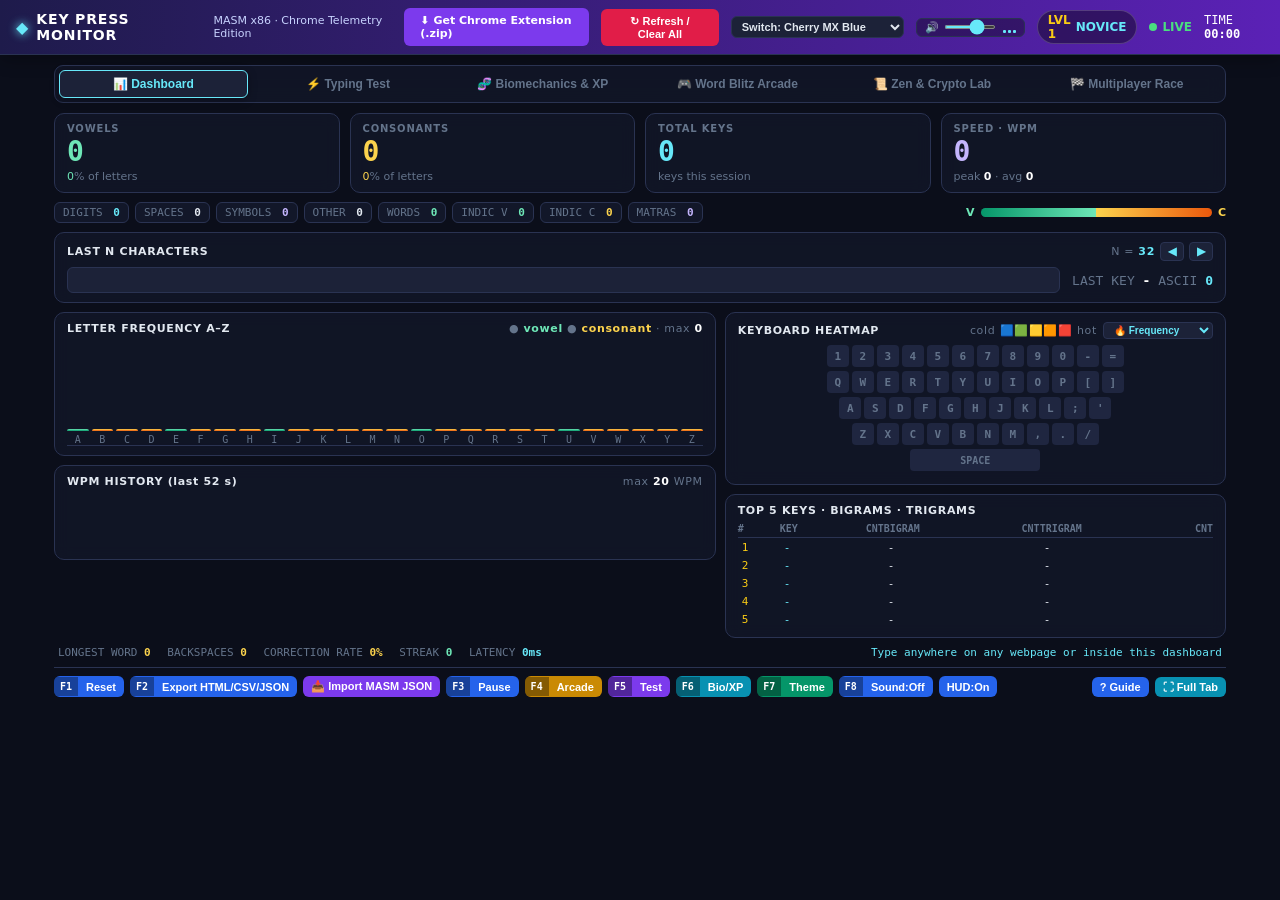
<file: chrome-extension/index.html>
<!DOCTYPE html>
<html lang="en" data-theme="midnight">
<head>
  <meta charset="utf-8">
  <meta name="viewport" content="width=device-width,initial-scale=1">
  <title>KeyPressMonitor — Real-Time Keystroke Analytics</title>
  <link rel="stylesheet" href="styles.css">
</head>
<body>
  <!-- Particle FX Canvas Overlay -->
  <canvas id="fxCanvas"></canvas>

  <!-- Header -->
  <header class="header">
    <div class="brand">
      <span class="brand-diamond">◆</span>
      <span class="brand-title">KEY PRESS MONITOR</span>
      <span class="brand-sub">MASM x86 · Chrome Telemetry Edition</span>
    </div>
    <div class="hdr-right">
      <a href="KeyPressMonitor-Chrome-Extension.zip" download class="pill-btn purp" id="btnDownloadExt" style="text-decoration:none;padding:2px 8px;font-size:11px;display:none" title="Download the Chrome Extension (.zip) to track typing across all websites"><span>⬇ Get Chrome Extension (.zip)</span></a>
      <button class="pill-btn red" id="btnHeaderReset" title="Refresh & Clear All Records (F1)" style="padding:2px 8px;font-size:11px"><span>↻ Refresh / Clear All</span></button>

      <!-- Dynamic Combo Multiplier Pill -->
      <div class="combo-pill hidden" id="hdrCombo" title="Current uninterrupted streak multiplier">
        <span>🔥</span><span id="hdrComboTxt">10x COMBO</span>
      </div>

      <!-- Sound Profile Selector -->
      <select id="selSoundProfile" class="sound-select" title="Mechanical switch sound profile">
        <option value="blue">Switch: Cherry MX Blue</option>
        <option value="brown">Switch: MX Brown (Thock)</option>
        <option value="modelm">Switch: IBM Model M</option>
        <option value="typewriter">Switch: Typewriter (Bell)</option>
        <option value="scifi">Switch: Sci-Fi Blaster</option>
      </select>

      <div class="vol-wrap" title="Mechanical switch click volume">
        <span id="volIcon">🔊</span>
        <input type="range" id="rngVolume" class="vol-slider" min="0" max="100" step="5" value="70">
        <div class="audio-eq" id="audioEq" title="Audio Activity"><span></span><span></span><span></span></div>
      </div>

      <div class="xp-pill">
        <span class="xp-lvl" id="hdrLevel">LVL 1</span>
        <span class="xp-rank" id="hdrRank">NOVICE</span>
      </div>
      <div class="status-badge" id="hdrStatus">
        <span class="dot"></span>
        <span id="hdrStatusTxt">LIVE</span>
      </div>
      <div style="font-family:Consolas,monospace;color:#fff">
        TIME <b id="hdrTime">00:00</b>
      </div>
    </div>
  </header>

  <main class="container">
    <!-- View Navigation Tab Strip -->
    <nav class="view-nav-tabs">
      <button class="nav-tab active" data-view="0" id="tabDash">📊 Dashboard</button>
      <button class="nav-tab" data-view="1" id="tabTest">⚡ Typing Test</button>
      <button class="nav-tab" data-view="2" id="tabErgo">🧬 Biomechanics & XP</button>
      <button class="nav-tab" data-view="3" id="tabArcade">🎮 Word Blitz Arcade</button>
      <button class="nav-tab" data-view="4" id="tabZen">📜 Zen & Crypto Lab</button>
      <button class="nav-tab" data-view="5" id="tabRace">🏁 Multiplayer Race</button>
    </nav>

    <!-- VIEW 0: MAIN DASHBOARD -->
    <section id="viewDash">
      <div class="cards-grid">
        <div class="card">
          <div class="card-title">Vowels</div>
          <div class="card-val" style="color:var(--green)" id="valVowels">0</div>
          <div class="card-sub"><span id="pctVowels" style="color:var(--green)">0</span>% of letters</div>
        </div>
        <div class="card">
          <div class="card-title">Consonants</div>
          <div class="card-val" style="color:var(--amber)" id="valCons">0</div>
          <div class="card-sub"><span id="pctCons" style="color:var(--amber)">0</span>% of letters</div>
        </div>
        <div class="card">
          <div class="card-title">Total Keys</div>
          <div class="card-val" style="color:var(--cyan)" id="valTotal">0</div>
          <div class="card-sub">keys this session</div>
        </div>
        <div class="card">
          <div class="card-title">Speed · WPM</div>
          <div class="card-val" style="color:var(--purp)" id="valWpm">0</div>
          <div class="card-sub">peak <b id="valPeak" style="color:#fff">0</b> · avg <b id="valAvg" style="color:#fff">0</b></div>
        </div>
      </div>

      <!-- Chips & Mix Bar -->
      <div class="chips-row">
        <div class="chips-list">
          <div class="chip">DIGITS <b id="chDigits" style="color:var(--cyan)">0</b></div>
          <div class="chip">SPACES <b id="chSpaces">0</b></div>
          <div class="chip">SYMBOLS <b id="chSymbols" style="color:var(--purp)">0</b></div>
          <div class="chip">OTHER <b id="chOthers">0</b></div>
          <div class="chip">WORDS <b id="chWords" style="color:var(--green)">0</b></div>
          <div class="chip" title="Bengali / Devanagari Vowels">INDIC V <b id="chIndVow" style="color:var(--green)">0</b></div>
          <div class="chip" title="Bengali / Devanagari Consonants">INDIC C <b id="chIndCons" style="color:var(--amber)">0</b></div>
          <div class="chip" title="Dependent Vowel Signs (Matras)">MATRAS <b id="chIndMatras" style="color:var(--purp)">0</b></div>
        </div>
        <div class="mix-wrap">
          <span style="color:var(--green)">V</span>
          <div class="mix-bar">
            <div class="mix-v" id="mixV" style="width:50%"></div>
            <div class="mix-c" id="mixC" style="width:50%"></div>
          </div>
          <span style="color:var(--amber)">C</span>
        </div>
      </div>

      <!-- Last N Characters -->
      <div class="panel">
        <div class="panel-hdr">
          <span>LAST N CHARACTERS</span>
          <div class="n-controls">
            <span class="muted">N = <b id="valN" style="color:var(--cyan)">32</b></span>
            <button class="n-btn" id="btnNDec">◀</button>
            <button class="n-btn" id="btnNInc">▶</button>
          </div>
        </div>
        <div class="lastn-row">
          <div class="lastn-chars" id="lastNBox"></div>
          <div style="white-space:nowrap;color:var(--muted)">
            LAST KEY <b id="valLastKey" style="color:#fff">-</b>
            ASCII <b id="valLastAscii" style="color:var(--cyan)">0</b>
          </div>
        </div>
      </div>

      <!-- Middle Grid: Left (Histogram + WPM History), Right (Heatmap + Top 5) -->
      <div class="mid-grid">
        <div>
          <div class="panel">
            <div class="panel-hdr">
              <span>LETTER FREQUENCY A–Z</span>
              <span class="muted">● <b style="color:var(--green)">vowel</b> ● <b style="color:var(--amber)">consonant</b> · max <b id="histMax" style="color:#fff">0</b></span>
            </div>
            <div class="hist-bars" id="histBars"></div>
          </div>

          <div class="panel" style="margin-bottom:4px">
            <div class="panel-hdr">
              <span>WPM HISTORY (last 52 s)</span>
              <span class="muted">max <b id="wpmHistMax" style="color:#fff">20</b> WPM</span>
            </div>
            <svg class="wpm-svg" viewBox="0 0 520 60" preserveAspectRatio="none">
              <polygon id="wpmArea" fill="var(--purp2)" fill-opacity="0.32" points="0,60 520,60"></polygon>
              <polyline id="wpmLine" fill="none" stroke="var(--purp)" stroke-width="2" points=""></polyline>
            </svg>
          </div>
        </div>

        <div>
          <div class="panel">
            <div class="panel-hdr">
              <span>KEYBOARD HEATMAP</span>
              <div style="display:flex;align-items:center;gap:6px">
                <span class="muted" id="heatLegend">cold 🟦🟩🟨🟧🟥 hot</span>
                <select class="n-btn" id="selHeatMode" style="padding:1px 6px;font-size:10px" title="Change heatmap visualization">
                  <option value="freq">🔥 Frequency</option>
                  <option value="fingers">✋ Finger Map</option>
                  <option value="errors">⚠️ Missed Keys</option>
                </select>
              </div>
            </div>
            <div class="kb-wrap" id="kbWrap"></div>
          </div>

          <div class="panel" style="margin-bottom:4px">
            <div class="panel-hdr">
              <span>TOP 5 KEYS · BIGRAMS · TRIGRAMS</span>
            </div>
            <table class="top5-table">
              <thead>
                <tr><th>#</th><th>KEY</th><th style="text-align:right">CNT</th><th>BIGRAM</th><th style="text-align:right">CNT</th><th>TRIGRAM</th><th style="text-align:right">CNT</th></tr>
              </thead>
              <tbody id="top5Body"></tbody>
            </table>
          </div>
        </div>
      </div>
    </section>

    <!-- VIEW 1: TYPING TEST (F5) -->
    <section id="viewTest" class="hidden">
      <div class="cards-grid">
        <div class="card">
          <div class="card-title">Speed · WPM</div>
          <div class="card-val" style="color:var(--purp)" id="ttWpm">0</div>
          <div class="card-sub">best <b id="ttBest" style="color:#fff">0</b> · all-time <b id="ttAllBest" style="color:var(--gold)">0</b></div>
        </div>
        <div class="card">
          <div class="card-title">Accuracy %</div>
          <div class="card-val" style="color:var(--green)" id="ttAcc">100</div>
          <div class="card-sub">keys typed right</div>
        </div>
        <div class="card">
          <div class="card-title">Errors</div>
          <div class="card-val" style="color:var(--amber)" id="ttErr">0</div>
          <div class="card-sub">wrong keys typed</div>
        </div>
        <div class="card">
          <div class="card-title">Time (s)</div>
          <div class="card-val" style="color:var(--cyan)" id="ttTime">0</div>
          <div class="card-sub">mode: <b id="ttModeName" style="color:var(--gold)">STANDARD</b></div>
        </div>
      </div>

      <div class="panel">
        <div class="panel-hdr">
          <span>TYPING TEST — TYPE THIS SENTENCE</span>
          <div style="display:flex;gap:6px">
            <button class="n-btn" id="btnCustomText">✏️ Custom Text</button>
            <button class="n-btn" id="btnCycleMode">Tab: Change Mode</button>
            <button class="n-btn" id="btnRestartSent">🔄 Restart</button>
            <button class="n-btn" id="btnNextSent">Enter: Next Sentence</button>
          </div>
        </div>
        <div class="test-sentence" id="ttSentence"></div>
        <div class="mix-bar" style="height:6px;margin-top:8px">
          <div class="mix-v" id="ttProg" style="width:0%;background:var(--cyan)"></div>
        </div>
        <div style="display:flex;justify-content:space-between;font-size:11px;color:var(--muted);margin-top:6px">
          <span>Live Accuracy: <b id="ttAccLive" style="color:var(--green)">100%</b> · Pacing: <b id="ttPacing" style="color:var(--cyan)">Ready</b></span>
          <span id="ttProgTxt">0 / 0 chars</span>
        </div>
      </div>

      <div class="panel">
        <div class="panel-hdr"><span>INSTRUCTIONS & RESULT</span></div>
        <div id="ttStatus" style="color:var(--muted);line-height:1.6">
          Start typing anywhere in this window! Green = right, Red = mistake, Backspace = fix it, Tab = switch mode (Standard, Quotes, Code, Numbers, Pangrams, Dev Wisdom).
        </div>
      </div>
    </section>

    <!-- VIEW 2: BIOMECHANICS, RHYTHM, FATIGUE & ACHIEVEMENTS (F6) -->
    <section id="viewErgo" class="hidden">
      <div class="cards-grid">
        <div class="card">
          <div class="card-title">Left Hand %</div>
          <div class="card-val" style="color:var(--cyan)" id="erLH">0%</div>
          <div class="card-sub">keys: <b id="erLHKeys" style="color:#fff">0</b></div>
        </div>
        <div class="card">
          <div class="card-title">Right Hand %</div>
          <div class="card-val" style="color:var(--purp)" id="erRH">0%</div>
          <div class="card-sub">keys: <b id="erRHKeys" style="color:#fff">0</b> · alt: <b id="erAlt" style="color:var(--green)">0</b></div>
        </div>
        <div class="card">
          <div class="card-title">Avg Latency (ms)</div>
          <div class="card-val" style="color:var(--amber)" id="erLat">0</div>
          <div class="card-sub">fastest <b id="erMinLat" style="color:#fff">0</b> ms</div>
        </div>
        <div class="card">
          <div class="card-title">Typing Strain Index</div>
          <div class="card-val" style="color:var(--green)" id="erStrain">0%</div>
          <div class="card-sub">status: <b id="erStrainTxt" style="color:var(--green)">RELAXED</b></div>
        </div>
      </div>

      <div class="ergo-grid">
        <div class="panel">
          <div class="panel-hdr"><span>FINGER LOAD BREAKDOWN</span></div>
          <div id="fingerBars"></div>
        </div>
        <div class="panel">
          <div class="panel-hdr"><span>KEYBOARD ROW DISTRIBUTION</span></div>
          <div id="rowBars"></div>
          <div style="margin-top:10px;font-family:Consolas,monospace;font-size:11px;color:var(--muted);line-height:1.7">
            <div>Active Typing Time : <b id="erActiveTime" style="color:var(--cyan)">00:00</b></div>
            <div>Hand Alternations  : <b id="erAlt2" style="color:var(--green)">0</b></div>
            <div>Key Streak (Current/Best): <b id="erStreak" style="color:var(--green)">0</b> / <b id="erBestStreak" style="color:var(--gold)">0</b></div>
          </div>
        </div>
      </div>

      <div class="panel">
        <div class="panel-hdr">
          <span>ACHIEVEMENTS & UNLOCKABLE BADGES</span>
          <span class="muted" id="erBadgeSummary">0 / 12 Unlocked</span>
        </div>
        <div class="badges-grid" id="badgesGrid"></div>
      </div>
    </section>

    <!-- VIEW 3: WORD BLITZ ARCADE GAME -->
    <section id="viewArcade" class="hidden">
      <div class="arcade-header">
        <div style="display:flex;align-items:center;gap:10px">
          <span style="font-weight:700;color:var(--gold)">WORD BLITZ ARCADE</span>
          <span class="muted">Difficulty:</span>
          <select id="selArcadeDiff" class="sound-select">
            <option value="chill">Casual (Slow)</option>
            <option value="speed" selected>Speedster (Normal)</option>
            <option value="hacker">Hacker (Code Tokens)</option>
          </select>
        </div>
        <div style="display:flex;align-items:center;gap:14px;font-family:Consolas,monospace">
          <div>SHIELDS: <span id="arcShields" style="color:var(--red);font-size:14px">❤️❤️❤️</span></div>
          <div>COMBO: <b id="arcCombo" style="color:var(--gold)">1x</b></div>
          <div>SCORE: <b id="arcScore" style="color:var(--cyan);font-size:16px">0</b></div>
          <div>HIGH: <b id="arcHighScore" style="color:var(--purp)">0</b></div>
        </div>
        <div style="display:flex;gap:6px">
          <button class="pill-btn green" id="btnArcadeStart"><span>▶ Start Game</span></button>
          <button class="pill-btn gold" id="btnArcadePause" style="display:none"><span>⏸️ Pause</span></button>
          <button class="pill-btn red" id="btnArcadeReset"><span>↺ Reset</span></button>
        </div>
      </div>

      <div class="arcade-arena" id="arcadeArena">
        <div class="danger-line"></div>
        <div id="arcadePrompt" style="position:absolute;top:40%;left:50%;transform:translate(-50%,-50%);text-align:center;color:var(--muted)">
          <div style="font-size:16px;font-weight:700;color:#fff;margin-bottom:6px">Press 'Start Game' to Begin</div>
          <div>Type the falling words before they cross the red line!</div>
        </div>
        <!-- Falling words are injected dynamically here -->
      </div>
      <div class="arcade-stats-row">
        <div class="chip">WORDS DESTROYED: <b id="arcWords" style="color:var(--green)">0</b></div>
        <div class="chip">ACCURACY: <b id="arcAcc" style="color:var(--cyan)">100%</b></div>
        <div class="chip">MAX COMBO: <b id="arcMaxCombo" style="color:var(--gold)">0x</b></div>
        <div class="chip">WAVE: <b id="arcWave" style="color:var(--purp)">1</b></div>
      </div>
    </section>

    <!-- VIEW 4: ZEN SCRATCHPAD & LINGUISTICS LAB -->
    <section id="viewZen" class="hidden">
      <div class="zen-grid">
        <div>
          <div class="panel" style="margin-bottom:8px">
            <div class="panel-hdr">
              <span>LIVE SCRATCHPAD & FREE-TYPING LAB</span>
              <div style="display:flex;gap:6px">
                <button class="n-btn" id="btnZenPangram">Pangram</button>
                <button class="n-btn" id="btnZenQuote">Quote</button>
                <button class="n-btn" id="btnZenRot">ROT-13 Sample</button>
                <button class="n-btn" id="btnZenClear">Clear</button>
                <button class="n-btn" id="btnZenCopy">📋 Copy</button>
              </div>
            </div>
            <textarea class="zen-editor" id="zenEditor" placeholder="Type or paste any text here to watch real-time readability, Shannon entropy and Caesar cipher analytics..."></textarea>
          </div>

          <div class="panel">
            <div class="panel-hdr">
              <span>CAESAR CIPHER ROT-N DECRYPTOR (x87 CHI-SQUARED ALGORITHM)</span>
              <span id="zenRotDetected" style="color:var(--green);font-weight:700">Auto: ROT 0</span>
            </div>
            <div class="caesar-box">
              <div style="display:flex;justify-content:space-between;align-items:center;font-size:11px;margin-bottom:4px">
                <span>Shift Amount: <b id="zenRotVal" style="color:var(--cyan)">ROT 0</b></span>
                <span class="muted" id="zenChiScore">Chi-Squared: 0.0</span>
              </div>
              <div style="display:flex;align-items:center;gap:6px">
                <button class="n-btn" id="btnRotDec" style="padding:1px 6px">◀</button>
                <input type="range" min="0" max="25" value="0" class="rot-slider" id="zenRotSlider" style="flex:1">
                <button class="n-btn" id="btnRotInc" style="padding:1px 6px">▶</button>
              </div>
              <div style="font-size:11px;color:var(--muted);margin-top:6px;word-break:break-all" id="zenDecodedPreview">Decoded text will appear here...</div>
            </div>
          </div>
        </div>

        <div>
          <div class="panel">
            <div class="panel-hdr"><span>READABILITY & LINGUISTICS METRICS</span></div>
            <div style="display:grid;grid-template-columns:1fr 1fr;gap:8px;margin-bottom:8px">
              <div class="dial-card">
                <div class="dial-val" style="color:var(--green)" id="zenFleschScore">100</div>
                <div class="dial-sub">Flesch Reading Ease</div>
                <div style="font-size:10px;color:var(--muted);margin-top:2px" id="zenFleschVerdict">Very Easy</div>
              </div>
              <div class="dial-card">
                <div class="dial-val" style="color:var(--purp)" id="zenGradeLevel">1.0</div>
                <div class="dial-sub">Grade Level</div>
                <div style="font-size:10px;color:var(--muted);margin-top:2px">Elementary</div>
              </div>
              <div class="dial-card">
                <div class="dial-val" style="color:var(--cyan)" id="zenEntropy">0.00</div>
                <div class="dial-sub">Entropy (bits/char)</div>
                <div style="font-size:10px;color:var(--muted);margin-top:2px" id="zenEntropyVerdict">Clean</div>
              </div>
              <div class="dial-card">
                <div class="dial-val" style="color:var(--gold)" id="zenTTR">100%</div>
                <div class="dial-sub">Lexical Diversity</div>
                <div style="font-size:10px;color:var(--muted);margin-top:2px">Unique / Total</div>
              </div>
            </div>
            <div style="background:var(--track);padding:8px 10px;border-radius:6px;border:1px solid var(--border);font-family:Consolas,monospace;font-size:11px;line-height:1.7">
              <div>Characters : <b id="zenCharCount" style="color:#fff">0</b> · Words: <b id="zenWordCount" style="color:var(--green)">0</b></div>
              <div>Sentences  : <b id="zenSentCount" style="color:var(--cyan)">0</b> · Syllables: <b id="zenSyllCount" style="color:var(--amber)">0</b></div>
              <div>Read Time  : <b id="zenReadTime" style="color:var(--purp)">0s</b> · Speech: <b id="zenSpeakTime" style="color:var(--gold)">0s</b></div>
            </div>
          </div>
        </div>
      </div>
    </section>

    <!-- VIEW 5: MULTIPLAYER RACE & COMPETITION -->
    <section id="viewRace" class="hidden">
      <div class="panel">
        <div class="panel-hdr">
          <span>🏁 MULTIPLAYER RACE & COMPETITION</span>
          <div style="display:flex;gap:8px;align-items:center;flex-wrap:wrap">
            <input type="text" id="racePlayerName" placeholder="Your Name" value="Player 1" style="background:var(--track);border:1px solid var(--border);border-radius:4px;color:#fff;padding:4px 8px;font-size:12px;width:110px">
            <input type="text" id="raceRoomCode" placeholder="Room Code" style="background:var(--track);border:1px solid var(--border);border-radius:4px;color:#fff;padding:4px 8px;font-size:12px;width:90px">
            <button class="pill-btn purp" id="btnJoinRace" style="padding:4px 10px;font-size:12px"><span>⚔️ Join Room</span></button>
            <button class="pill-btn green" id="btnGhostRace" style="padding:4px 10px;font-size:12px"><span>👻 Race Ghost / Bot</span></button>
          </div>
        </div>
        <div style="padding:16px">
          <!-- Race Track Lanes -->
          <div class="race-track" style="display:flex;flex-direction:column;gap:12px;margin-bottom:16px">
            <div class="race-lane" style="background:rgba(0,0,0,0.3);padding:10px 14px;border-radius:6px;border:1px solid var(--border)">
              <div style="display:flex;justify-content:space-between;font-size:12px;margin-bottom:6px">
                <span>👤 <b>You</b> (<span id="raceMyName">Player 1</span>)</span>
                <span>Speed: <b id="raceMyWpm" style="color:var(--green)">0 WPM</b> · Acc: <b id="raceMyAcc">100%</b></span>
              </div>
              <div style="background:var(--track);height:14px;border-radius:7px;overflow:hidden;position:relative">
                <div id="raceMyProgress" style="background:linear-gradient(90deg,var(--green),var(--cyan));height:100%;width:0%;transition:width 0.1s linear"></div>
              </div>
            </div>
            <div class="race-lane" style="background:rgba(0,0,0,0.3);padding:10px 14px;border-radius:6px;border:1px solid var(--border)">
              <div style="display:flex;justify-content:space-between;font-size:12px;margin-bottom:6px">
                <span>🤖 <b>Opponent</b> (<span id="raceOppName">Cyber Ghost</span>)</span>
                <span>Speed: <b id="raceOppWpm" style="color:var(--amber)">0 WPM</b> · Acc: <b id="raceOppAcc">98%</b></span>
              </div>
              <div style="background:var(--track);height:14px;border-radius:7px;overflow:hidden;position:relative">
                <div id="raceOppProgress" style="background:linear-gradient(90deg,var(--amber),var(--purp));height:100%;width:0%;transition:width 0.1s linear"></div>
              </div>
            </div>
          </div>

          <!-- Sentence to type -->
          <div style="background:var(--track);padding:14px;border-radius:8px;border:1px solid var(--border);margin-bottom:12px">
            <div id="raceSentenceText" style="font-family:Consolas,monospace;font-size:15px;line-height:1.6;color:var(--muted)">The quick brown fox jumps over the lazy dog.</div>
            <input type="text" id="raceInputBox" placeholder="Type here when race starts..." autocomplete="off" autocorrect="off" autocapitalize="off" spellcheck="false" style="width:100%;margin-top:10px;padding:8px 12px;background:rgba(0,0,0,0.4);border:1px solid var(--border);border-radius:6px;color:#fff;font-family:Consolas,monospace;font-size:14px;outline:none">
          </div>
          <div id="raceStatusMsg" style="text-align:center;font-weight:600;color:var(--cyan);font-size:13px">Click 'Race Ghost / Bot' or enter a Room Code to compete!</div>
        </div>
      </div>
    </section>

    <!-- Custom Text Modal (in Typing Test) -->
    <div id="modalCustomText" class="hidden">
      <div class="custom-backdrop" id="modalBackdrop"></div>
      <div class="custom-modal">
        <div style="display:flex;justify-content:space-between;align-items:center;margin-bottom:8px">
          <span style="font-weight:700;font-size:14px;color:#fff">Custom Practice Text</span>
          <button class="n-btn" id="btnModalClose">✕</button>
        </div>
        <textarea id="txtCustomInput" style="width:100%;height:110px;background:var(--track);border:1px solid var(--border);border-radius:6px;color:#fff;font-family:Consolas,monospace;padding:8px;outline:none" placeholder="Paste any sentence, quote or code snippet here..."></textarea>
        <div style="display:flex;justify-content:flex-end;gap:6px;margin-top:10px">
          <button class="pill-btn" id="btnModalCancel"><span>Cancel</span></button>
          <button class="pill-btn green" id="btnModalSave"><span>Set Practice Text</span></button>
        </div>
      </div>
    </div>

    <!-- Bottom Stats Strip -->
    <div class="stats-strip">
      <div>
        LONGEST WORD <b id="stLongest">0</b>
        BACKSPACES <b id="stBs">0</b>
        CORRECTION RATE <b id="stErr">0%</b>
        STREAK <b id="stStreak" style="color:var(--green)">0</b>
        LATENCY <b id="stLat" style="color:var(--cyan)">0ms</b>
      </div>
      <div id="statusToast" style="color:var(--cyan)">Type anywhere on any webpage or inside this dashboard</div>
    </div>

    <!-- Action Button Bar -->
    <div class="btn-bar">
      <div class="btn-group">
        <button class="pill-btn" id="btnReset"><kbd>F1</kbd><span>Reset</span></button>
        <button class="pill-btn" id="btnExport"><kbd>F2</kbd><span>Export HTML/CSV/JSON</span></button>
        <input type="file" id="fileMasmImport" accept=".json" style="display:none">
        <button class="pill-btn purp" id="btnImportMasm" title="Import KeyReport.json exported from MASM"><span>📥 Import MASM JSON</span></button>
        <button class="pill-btn" id="btnPause"><kbd>F3</kbd><span id="lblPause">Pause</span></button>
        <button class="pill-btn gold" id="btnArcade"><kbd>F4</kbd><span>Arcade</span></button>
        <button class="pill-btn purp" id="btnTest"><kbd>F5</kbd><span id="lblTest">Test</span></button>
        <button class="pill-btn cyan" id="btnErgo"><kbd>F6</kbd><span>Bio/XP</span></button>
        <button class="pill-btn green" id="btnTheme"><kbd>F7</kbd><span id="lblTheme">Theme</span></button>
        <button class="pill-btn" id="btnSound"><kbd>F8</kbd><span id="lblSound">Sound:Off</span></button>
        <button class="pill-btn" id="btnHud"><span id="lblHud">HUD:On</span></button>
      </div>
      <div class="all-right" style="display:flex;gap:6px">
        <button class="pill-btn" id="btnHelp" title="How to use KeyPressMonitor"><span>? Guide</span></button>
        <button class="pill-btn cyan" id="btnOpenTab" title="Open in full browser tab"><span>⛶ Full Tab</span></button>
      </div>
    </div>
  </main>

  <script src="web-polyfill.js"></script>
  <script src="dashboard.js"></script>
</body>
</html>
</file>
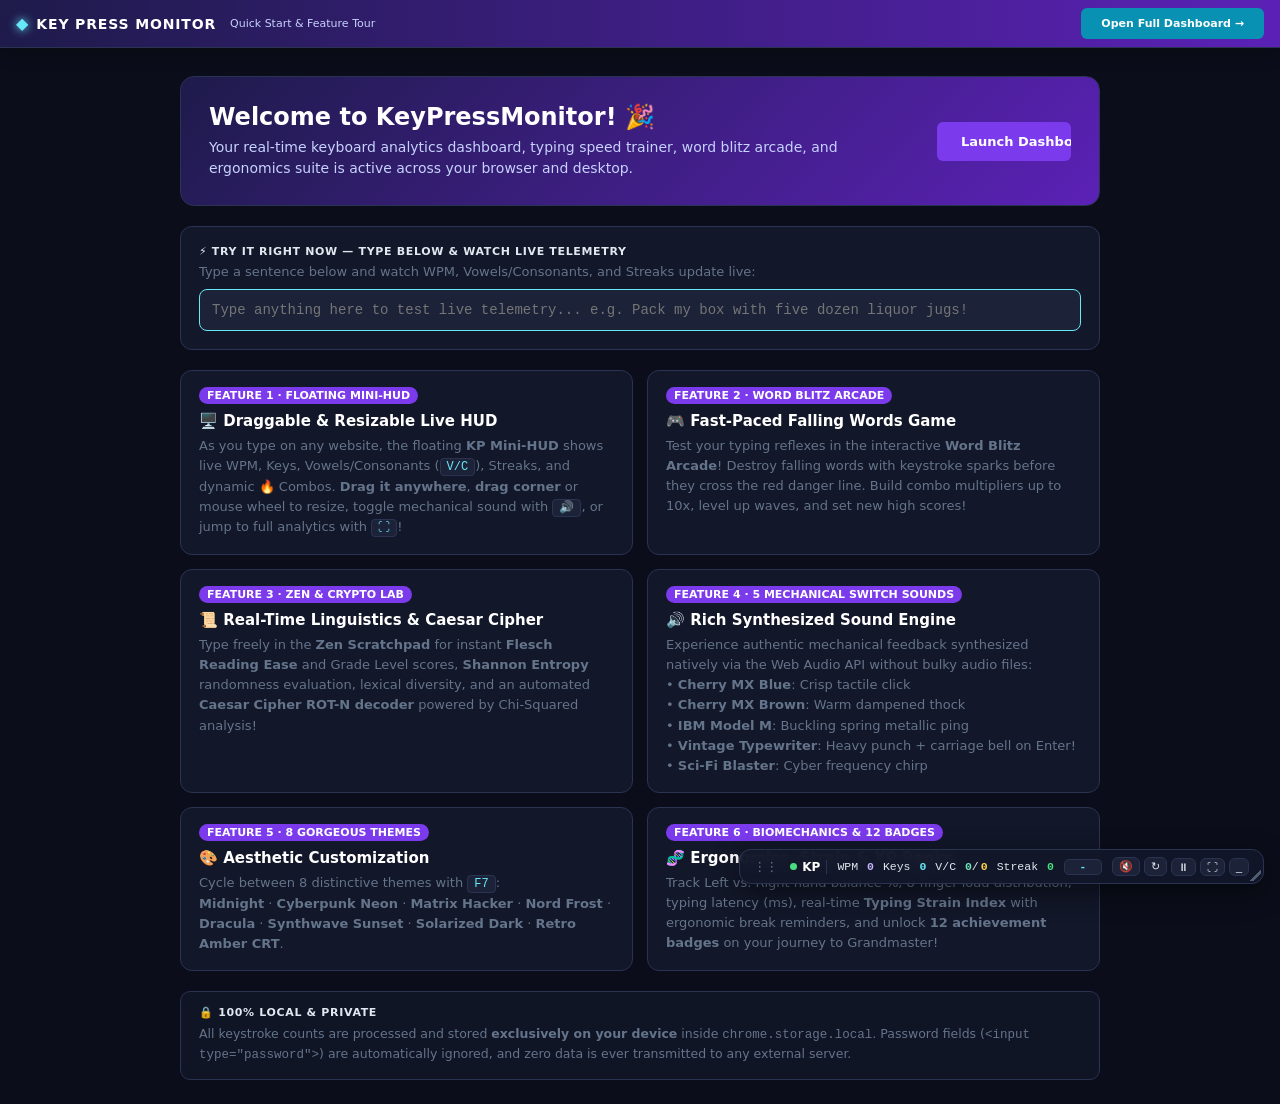
<file: chrome-extension/guide.html>
<!DOCTYPE html>
<html lang="en" data-theme="midnight">
<head>
  <meta charset="utf-8">
  <meta name="viewport" content="width=device-width,initial-scale=1">
  <title>Welcome to KeyPressMonitor — User Guide & Feature Tour</title>
  <link rel="stylesheet" href="styles.css">
  <style>
    .guide-wrap { max-width: 960px; margin: 28px auto; padding: 0 20px; }
    .hero {
      background: linear-gradient(135deg, var(--hdr1), var(--hdr2));
      border: 1px solid var(--border);
      border-radius: 14px;
      padding: 26px 28px;
      margin-bottom: 20px;
      display: flex;
      align-items: center;
      justify-content: space-between;
      gap: 20px;
    }
    .hero h1 { font-size: 24px; color: #fff; margin-bottom: 6px; }
    .hero p { color: #C7D2FE; font-size: 14px; line-height: 1.5; }
    .steps-grid { display: grid; grid-template-columns: repeat(2, 1fr); gap: 14px; margin-bottom: 20px; }
    .step-card {
      background: var(--panel);
      border: 1px solid var(--border);
      border-radius: 12px;
      padding: 16px 18px;
    }
    .step-num {
      display: inline-block;
      background: var(--purp2);
      color: #fff;
      font-weight: 700;
      font-size: 11px;
      padding: 2px 8px;
      border-radius: 99px;
      margin-bottom: 8px;
    }
    .step-card h3 { font-size: 15px; color: #fff; margin-bottom: 6px; }
    .step-card p { color: var(--muted); font-size: 13px; line-height: 1.55; }
    .kbd-tag {
      background: var(--track);
      border: 1px solid var(--border);
      color: var(--cyan);
      padding: 1px 6px;
      border-radius: 4px;
      font-family: Consolas, monospace;
      font-size: 12px;
    }
    .try-box {
      background: var(--panel);
      border: 1px solid var(--border);
      border-radius: 12px;
      padding: 18px;
      margin-bottom: 20px;
    }
    .try-input {
      width: 100%;
      margin-top: 10px;
      background: var(--track);
      border: 1px solid var(--border);
      border-radius: 8px;
      padding: 12px;
      color: #fff;
      font-family: Consolas, monospace;
      font-size: 14px;
      outline: none;
    }
    .try-input:focus { border-color: var(--cyan); }
  </style>
</head>
<body>
  <header class="header">
    <div class="brand">
      <span class="brand-diamond">◆</span>
      <span class="brand-title">KEY PRESS MONITOR</span>
      <span class="brand-sub">Quick Start & Feature Tour</span>
    </div>
    <div class="hdr-right">
      <a href="popup.html" class="pill-btn cyan" style="text-decoration:none;padding:5px 12px"><span>Open Full Dashboard →</span></a>
    </div>
  </header>

  <div class="guide-wrap">
    <div class="hero">
      <div>
        <h1>Welcome to KeyPressMonitor! 🎉</h1>
        <p>Your real-time keyboard analytics dashboard, typing speed trainer, word blitz arcade, and ergonomics suite is active across your browser and desktop.</p>
      </div>
      <a href="popup.html" class="pill-btn purp" style="text-decoration:none;padding:8px 16px;font-size:13px;white-space:nowrap"><span>Launch Dashboard</span></a>
    </div>

    <div class="try-box">
      <div class="panel-hdr"><span>⚡ TRY IT RIGHT NOW — TYPE BELOW & WATCH LIVE TELEMETRY</span></div>
      <p style="color:var(--muted);font-size:13px">Type a sentence below and watch WPM, Vowels/Consonants, and Streaks update live:</p>
      <input class="try-input" type="text" placeholder="Type anything here to test live telemetry... e.g. Pack my box with five dozen liquor jugs!" autofocus>
    </div>

    <div class="steps-grid">
      <div class="step-card">
        <span class="step-num">FEATURE 1 · FLOATING MINI-HUD</span>
        <h3>🖥️ Draggable & Resizable Live HUD</h3>
        <p>As you type on any website, the floating <b>KP Mini-HUD</b> shows live WPM, Keys, Vowels/Consonants (<span class="kbd-tag">V/C</span>), Streaks, and dynamic 🔥 Combos. <b>Drag it anywhere</b>, <b>drag corner</b> or mouse wheel to resize, toggle mechanical sound with <span class="kbd-tag">🔊</span>, or jump to full analytics with <span class="kbd-tag">⛶</span>!</p>
      </div>

      <div class="step-card">
        <span class="step-num">FEATURE 2 · WORD BLITZ ARCADE</span>
        <h3>🎮 Fast-Paced Falling Words Game</h3>
        <p>Test your typing reflexes in the interactive <b>Word Blitz Arcade</b>! Destroy falling words with keystroke sparks before they cross the red danger line. Build combo multipliers up to 10x, level up waves, and set new high scores!</p>
      </div>

      <div class="step-card">
        <span class="step-num">FEATURE 3 · ZEN & CRYPTO LAB</span>
        <h3>📜 Real-Time Linguistics & Caesar Cipher</h3>
        <p>Type freely in the <b>Zen Scratchpad</b> for instant <b>Flesch Reading Ease</b> and Grade Level scores, <b>Shannon Entropy</b> randomness evaluation, lexical diversity, and an automated <b>Caesar Cipher ROT-N decoder</b> powered by Chi-Squared analysis!</p>
      </div>

      <div class="step-card">
        <span class="step-num">FEATURE 4 · 5 MECHANICAL SWITCH SOUNDS</span>
        <h3>🔊 Rich Synthesized Sound Engine</h3>
        <p>Experience authentic mechanical feedback synthesized natively via the Web Audio API without bulky audio files:
          <br>• <b>Cherry MX Blue</b>: Crisp tactile click
          <br>• <b>Cherry MX Brown</b>: Warm dampened thock
          <br>• <b>IBM Model M</b>: Buckling spring metallic ping
          <br>• <b>Vintage Typewriter</b>: Heavy punch + carriage bell on Enter!
          <br>• <b>Sci-Fi Blaster</b>: Cyber frequency chirp
        </p>
      </div>

      <div class="step-card">
        <span class="step-num">FEATURE 5 · 8 GORGEOUS THEMES</span>
        <h3>🎨 Aesthetic Customization</h3>
        <p>Cycle between 8 distinctive themes with <span class="kbd-tag">F7</span>:
          <br><b>Midnight</b> · <b>Cyberpunk Neon</b> · <b>Matrix Hacker</b> · <b>Nord Frost</b> · <b>Dracula</b> · <b>Synthwave Sunset</b> · <b>Solarized Dark</b> · <b>Retro Amber CRT</b>.
        </p>
      </div>

      <div class="step-card">
        <span class="step-num">FEATURE 6 · BIOMECHANICS & 12 BADGES</span>
        <h3>🧬 Ergonomics, Strain & XP Ranks</h3>
        <p>Track Left vs. Right hand balance %, 8-finger load distribution, typing latency (ms), real-time <b>Typing Strain Index</b> with ergonomic break reminders, and unlock <b>12 achievement badges</b> on your journey to Grandmaster!</p>
      </div>
    </div>

    <div class="panel" style="padding:14px 18px">
      <div class="panel-hdr"><span>🔒 100% LOCAL & PRIVATE</span></div>
      <p style="color:var(--muted);font-size:12.5px;line-height:1.5">
        All keystroke counts are processed and stored <b>exclusively on your device</b> inside <code>chrome.storage.local</code>. Password fields (<code>&lt;input type="password"&gt;</code>) are automatically ignored, and zero data is ever transmitted to any external server.
      </p>
    </div>
  </div>
  <script src="web-polyfill.js"></script>
  <script src="content.js"></script>
</body>
</html>
</file>
<file: chrome-extension/styles.css>
/* KeyPressMonitor — Enhanced Theme & Visual Suite (8 Themes) */
:root, [data-theme="midnight"] {
  --page: #0B0E1A;
  --panel: #121729;
  --panel-glass: rgba(18, 23, 41, 0.85);
  --border: #2A3352;
  --border-glow: rgba(103, 232, 249, 0.35);
  --track: #1C2238;
  --offkey: #1F2640;
  --hdr1: #1E1B4B;
  --hdr2: #5B21B6;
  --text: #E2E8F0;
  --muted: #64748B;
  --green: #6EE7B7;
  --green2: #059669;
  --amber: #FCD34D;
  --amber2: #EA580C;
  --cyan: #67E8F9;
  --cyan2: #0891B2;
  --purp: #C4B5FD;
  --purp2: #7C3AED;
  --gold: #FACC15;
  --red: #E11D48;
}

[data-theme="cyberpunk"] {
  --page: #14061A;
  --panel: #240B2E;
  --panel-glass: rgba(36, 11, 46, 0.85);
  --border: #5C1C7A;
  --border-glow: rgba(255, 0, 176, 0.45);
  --track: #30103D;
  --offkey: #3B124A;
  --hdr1: #4C0F6B;
  --hdr2: #FF00B0;
  --cyan: #00F0FF;
  --cyan2: #0891B2;
  --green: #00FFA3;
  --green2: #059669;
  --purp: #FF71CE;
  --purp2: #B000FF;
  --gold: #FFE600;
  --red: #FF2A6D;
}

[data-theme="matrix"] {
  --page: #081408;
  --panel: #0D220D;
  --panel-glass: rgba(13, 34, 13, 0.85);
  --border: #1E4D1E;
  --border-glow: rgba(74, 222, 128, 0.45);
  --track: #122E12;
  --offkey: #143314;
  --hdr1: #0F380F;
  --hdr2: #1E7A1E;
  --green: #4ADE80;
  --green2: #16A34A;
  --cyan: #86EFAC;
  --cyan2: #22C55E;
  --amber: #A3E635;
  --amber2: #65A30D;
  --purp: #86EFAC;
  --purp2: #15803D;
  --gold: #FACC15;
}

[data-theme="nord"] {
  --page: #2E3440;
  --panel: #3B4252;
  --panel-glass: rgba(59, 66, 82, 0.85);
  --border: #4C566A;
  --border-glow: rgba(136, 192, 208, 0.4);
  --track: #343B49;
  --offkey: #3E4656;
  --hdr1: #4C5E75;
  --hdr2: #5E81A1;
  --cyan: #88C0D0;
  --cyan2: #81A1C1;
  --green: #A3BE8C;
  --green2: #8FBCBB;
  --amber: #EBCB8B;
  --amber2: #D08770;
  --purp: #B48EAD;
  --purp2: #5E81A1;
  --red: #BF616A;
}

[data-theme="dracula"] {
  --page: #282A36;
  --panel: #1E1F29;
  --panel-glass: rgba(30, 31, 41, 0.85);
  --border: #6272A4;
  --border-glow: rgba(189, 147, 249, 0.4);
  --track: #343746;
  --offkey: #21222C;
  --hdr1: #44475A;
  --hdr2: #BD93F9;
  --green: #50FA7B;
  --green2: #059669;
  --amber: #F1FA8C;
  --amber2: #FFB86C;
  --cyan: #8BE9FD;
  --cyan2: #0891B2;
  --purp: #FF79C6;
  --purp2: #BD93F9;
  --gold: #F1FA8C;
  --red: #FF5555;
}

[data-theme="synthwave"] {
  --page: #181028;
  --panel: #26163B;
  --panel-glass: rgba(38, 22, 59, 0.85);
  --border: #79277D;
  --border-glow: rgba(255, 94, 126, 0.45);
  --track: #391C4D;
  --offkey: #331445;
  --hdr1: #6A1B66;
  --hdr2: #FF5E7E;
  --green: #05FFA1;
  --green2: #00B371;
  --amber: #FFE600;
  --amber2: #FF8000;
  --cyan: #00F0FF;
  --cyan2: #0099FF;
  --purp: #FF71CE;
  --purp2: #B967FF;
  --gold: #FFD200;
  --red: #FF3366;
}

[data-theme="solarized"] {
  --page: #002B36;
  --panel: #073642;
  --panel-glass: rgba(7, 54, 66, 0.85);
  --border: #586E75;
  --border-glow: rgba(42, 161, 152, 0.4);
  --track: #0B3D4A;
  --offkey: #09343F;
  --hdr1: #073642;
  --hdr2: #2AA198;
  --green: #859900;
  --green2: #5F6E00;
  --amber: #B58900;
  --amber2: #CB4B16;
  --cyan: #2AA198;
  --cyan2: #268BD2;
  --purp: #6C71C4;
  --purp2: #D33682;
  --gold: #B58900;
  --red: #DC322F;
}

[data-theme="amber"] {
  --page: #120C02;
  --panel: #201504;
  --panel-glass: rgba(32, 21, 4, 0.85);
  --border: #70480A;
  --border-glow: rgba(245, 158, 11, 0.45);
  --track: #2C1D06;
  --offkey: #261905;
  --hdr1: #402804;
  --hdr2: #D97706;
  --green: #FBBF24;
  --green2: #D97706;
  --amber: #F59E0B;
  --amber2: #B45309;
  --cyan: #FDE68A;
  --cyan2: #D97706;
  --purp: #FCD34D;
  --purp2: #F59E0B;
  --gold: #F59E0B;
  --red: #DC2626;
  --text: #FDE68A;
  --muted: #92400E;
}

* { box-sizing: border-box; margin: 0; padding: 0; }
body {
  background: var(--page);
  color: var(--text);
  font-family: 'Segoe UI', system-ui, -apple-system, sans-serif;
  font-size: 13px;
  min-width: 820px;
  min-height: 590px;
  user-select: none;
  overflow-x: hidden;
  transition: background 0.25s, color 0.25s;
}

/* Particle FX Canvas Overlay */
#fxCanvas {
  position: fixed;
  top: 0;
  left: 0;
  width: 100vw;
  height: 100vh;
  pointer-events: none;
  z-index: 9999;
}

/* Header */
.header {
  background: linear-gradient(90deg, var(--hdr1), var(--hdr2));
  padding: 8px 16px;
  display: flex;
  align-items: center;
  justify-content: space-between;
  border-bottom: 1px solid var(--border);
  box-shadow: 0 4px 18px rgba(0,0,0,0.3);
}
.brand { display: flex; align-items: center; gap: 8px; }
.brand-diamond { color: var(--cyan); font-size: 16px; text-shadow: 0 0 10px var(--cyan); }
.brand-title { font-weight: 700; letter-spacing: 0.06em; font-size: 14px; color: #fff; }
.brand-sub { color: #C7D2FE; font-size: 11px; margin-left: 6px; }
.hdr-right { display: flex; align-items: center; gap: 12px; font-size: 12px; }

.xp-pill {
  background: rgba(0, 0, 0, 0.4);
  border: 1px solid rgba(255, 255, 255, 0.18);
  border-radius: 99px;
  padding: 2px 10px;
  font-weight: 600;
  display: flex;
  align-items: center;
  gap: 5px;
}
.xp-lvl { color: var(--gold); }
.xp-rank { color: var(--cyan); font-weight: 700; }

/* Dynamic Combo Pill */
.combo-pill {
  background: linear-gradient(90deg, rgba(234, 88, 12, 0.35), rgba(225, 29, 72, 0.45));
  border: 1px solid var(--amber);
  border-radius: 99px;
  padding: 2px 10px;
  font-weight: 800;
  font-family: 'Consolas', monospace;
  color: #fff;
  display: flex;
  align-items: center;
  gap: 4px;
  box-shadow: 0 0 12px rgba(252, 211, 77, 0.35);
  animation: comboPulse 0.9s infinite alternate;
}
@keyframes comboPulse {
  0% { transform: scale(1); filter: drop-shadow(0 0 2px var(--amber)); }
  100% { transform: scale(1.05); filter: drop-shadow(0 0 8px var(--red)); }
}

.status-badge { display: flex; align-items: center; gap: 5px; font-weight: 700; color: #4ADE80; }
.status-badge.paused { color: var(--gold); }
.dot { width: 8px; height: 8px; border-radius: 50%; background: currentColor; display: inline-block; animation: pulse 1.1s infinite; }
@keyframes pulse { 0%, 100% { opacity: 1; } 50% { opacity: 0.3; } }

.container { padding: 10px 14px 14px; max-width: 1200px; margin: 0 auto; }

/* View Navigation Tab Strip */
.view-nav-tabs {
  display: flex;
  gap: 6px;
  margin-bottom: 10px;
  background: var(--panel-glass);
  padding: 4px;
  border-radius: 9px;
  border: 1px solid var(--border);
  backdrop-filter: blur(10px);
}
.nav-tab {
  flex: 1;
  text-align: center;
  background: transparent;
  border: 1px solid transparent;
  color: var(--muted);
  font-size: 12px;
  font-weight: 600;
  padding: 6px 10px;
  border-radius: 6px;
  cursor: pointer;
  transition: all 0.18s;
  display: inline-flex;
  align-items: center;
  justify-content: center;
  gap: 6px;
}
.nav-tab:hover {
  color: var(--text);
  background: var(--track);
}
.nav-tab.active {
  background: var(--track);
  color: #fff;
  border-color: var(--border);
  box-shadow: 0 2px 10px rgba(0,0,0,0.3);
}
.nav-tab.active[data-view="0"] { border-color: var(--cyan); color: var(--cyan); }
.nav-tab.active[data-view="1"] { border-color: var(--purp); color: var(--purp); }
.nav-tab.active[data-view="2"] { border-color: var(--green); color: var(--green); }
.nav-tab.active[data-view="3"] { border-color: var(--gold); color: var(--gold); }
.nav-tab.active[data-view="4"] { border-color: var(--cyan); color: var(--cyan); }

/* Stat Cards */
.cards-grid {
  display: grid;
  grid-template-columns: repeat(4, 1fr);
  gap: 10px;
  margin-bottom: 9px;
}
.card {
  background: var(--panel-glass);
  border: 1px solid var(--border);
  border-radius: 10px;
  padding: 9px 12px;
  position: relative;
  backdrop-filter: blur(8px);
  transition: transform 0.15s, border-color 0.2s, box-shadow 0.2s;
}
.card:hover {
  transform: translateY(-1px);
  border-color: var(--border-glow);
  box-shadow: 0 6px 18px rgba(0,0,0,0.25);
}
.card-title { font-size: 10px; font-weight: 700; letter-spacing: 0.08em; text-transform: uppercase; color: var(--muted); }
.card-val { font-size: 28px; font-weight: 800; line-height: 1.15; margin: 2px 0; font-family: 'Consolas', monospace; }
.card-sub { font-size: 11px; color: var(--muted); }

/* Chips & Mix Bar */
.chips-row {
  display: flex;
  align-items: center;
  justify-content: space-between;
  gap: 10px;
  margin-bottom: 9px;
}
.chips-list { display: flex; gap: 6px; flex-wrap: wrap; }
.chip {
  background: var(--panel);
  border: 1px solid var(--border);
  border-radius: 6px;
  padding: 3px 8px;
  font-size: 11px;
  color: var(--muted);
  font-family: 'Consolas', monospace;
  transition: border-color 0.15s;
}
.chip:hover { border-color: var(--border-glow); }
.chip b { color: var(--text); margin-left: 4px; }
.mix-wrap { display: flex; align-items: center; gap: 6px; flex: 1; max-width: 260px; font-weight: 700; font-size: 11px; }
.mix-bar { flex: 1; height: 9px; background: var(--track); border-radius: 99px; overflow: hidden; display: flex; }
.mix-v { background: linear-gradient(90deg, var(--green2), var(--green)); height: 100%; transition: width 0.2s; }
.mix-c { background: linear-gradient(90deg, var(--amber), var(--amber2)); height: 100%; transition: width 0.2s; }

/* Panels */
.panel {
  background: var(--panel-glass);
  border: 1px solid var(--border);
  border-radius: 10px;
  padding: 9px 12px;
  margin-bottom: 9px;
  backdrop-filter: blur(8px);
}
.panel-hdr {
  display: flex;
  align-items: center;
  justify-content: space-between;
  margin-bottom: 6px;
  font-size: 11px;
  font-weight: 700;
  letter-spacing: 0.06em;
  color: var(--text);
}
.panel-hdr span.muted { color: var(--muted); font-weight: 500; }

/* Last N Chars */
.lastn-row {
  display: flex;
  align-items: center;
  justify-content: space-between;
  font-family: 'Consolas', monospace;
  font-size: 13px;
}
.lastn-chars {
  display: flex;
  gap: 2px;
  flex-wrap: nowrap;
  overflow: hidden;
  background: var(--track);
  padding: 4px 8px;
  border-radius: 6px;
  flex: 1;
  margin-right: 12px;
  min-height: 26px;
  align-items: center;
  border: 1px solid var(--border);
}
.char-cell { padding: 0 2px; border-radius: 3px; }
.char-cell.newest { background: var(--cyan); color: var(--page); font-weight: 700; box-shadow: 0 0 6px var(--cyan); }
.n-controls { display: flex; align-items: center; gap: 5px; }
.n-btn {
  background: var(--track);
  color: var(--cyan);
  border: 1px solid var(--border);
  border-radius: 4px;
  padding: 2px 7px;
  cursor: pointer;
  font-size: 11px;
  font-weight: 600;
  transition: all 0.15s;
}
.n-btn:hover { background: var(--panel); border-color: var(--cyan); }

/* Main Split Grid */
.mid-grid {
  display: grid;
  grid-template-columns: 1.32fr 1fr;
  gap: 9px;
}

/* Histogram A-Z */
.hist-bars {
  display: flex;
  align-items: flex-end;
  gap: 3px;
  height: 105px;
  padding-top: 8px;
  border-bottom: 1px solid var(--border);
}
.hbar-col {
  flex: 1;
  display: flex;
  flex-direction: column;
  align-items: center;
  height: 100%;
  justify-content: flex-end;
}
.hbar-fill {
  width: 100%;
  border-radius: 3px 3px 0 0;
  transition: height 0.15s;
}
.hbar-fill.vowel { background: linear-gradient(180deg, var(--green), var(--green2)); }
.hbar-fill.cons { background: linear-gradient(180deg, var(--amber), var(--amber2)); }
.hbar-lbl {
  font-family: 'Consolas', monospace;
  font-size: 10px;
  margin-top: 3px;
  color: var(--muted);
  padding: 0 2px;
  border-radius: 2px;
}
.hbar-lbl.active { background: var(--cyan); color: var(--page); font-weight: 700; }

/* Keyboard Heatmap */
.kb-wrap { display: flex; flex-direction: column; gap: 4px; align-items: center; margin: 4px 0; }
.kb-row { display: flex; gap: 3px; }
.keycap {
  width: 22px;
  height: 22px;
  border-radius: 4px;
  background: var(--offkey);
  color: var(--muted);
  display: flex;
  align-items: center;
  justify-content: center;
  font-family: 'Consolas', monospace;
  font-size: 11px;
  font-weight: 700;
  transition: transform 0.1s, background 0.15s, box-shadow 0.15s;
}
.keycap.space { width: 130px; font-size: 10px; }
.keycap.ripple {
  background: #fff !important;
  color: #000 !important;
  transform: scale(1.18);
  box-shadow: 0 0 14px #fff;
  z-index: 5;
}

/* Top 5 Table */
.top5-table { width: 100%; border-collapse: collapse; font-family: 'Consolas', monospace; font-size: 11px; }
.top5-table th { text-align: left; color: var(--muted); font-size: 10px; padding-bottom: 3px; border-bottom: 1px solid var(--border); }
.top5-table td { padding: 2.5px 4px; }
.top5-table td.num { text-align: right; color: #fff; }

/* WPM SVG Sparkline */
.wpm-svg { width: 100%; height: 56px; display: block; }

/* Stats strip & Buttons */
.stats-strip {
  display: flex;
  justify-content: space-between;
  font-size: 11px;
  color: var(--muted);
  padding: 4px 4px 8px;
  font-family: 'Consolas', monospace;
}
.stats-strip b { color: var(--amber); margin-right: 10px; }
.btn-bar {
  display: flex;
  gap: 6px;
  flex-wrap: wrap;
  align-items: center;
  justify-content: space-between;
  border-top: 1px solid var(--border);
  padding-top: 8px;
}
.btn-group { display: flex; gap: 6px; flex-wrap: wrap; }
.pill-btn {
  display: inline-flex;
  align-items: center;
  border-radius: 6px;
  overflow: hidden;
  border: none;
  cursor: pointer;
  font-size: 11px;
  font-weight: 600;
  color: #fff;
  background: #2563EB;
  transition: all 0.15s;
}
.pill-btn kbd {
  background: rgba(0, 0, 0, 0.35);
  padding: 4px 6px;
  font-family: 'Consolas', monospace;
  font-size: 10px;
}
.pill-btn span { padding: 4px 8px; }
.pill-btn.purp { background: var(--purp2); }
.pill-btn.cyan { background: var(--cyan2); }
.pill-btn.green { background: var(--green2); }
.pill-btn.red { background: var(--red); }
.pill-btn.gold { background: #CA8A04; }
.pill-btn:hover { filter: brightness(1.18); transform: translateY(-1px); }

/* Sound selector styling */
.sound-select {
  background: var(--track);
  color: var(--text);
  border: 1px solid var(--border);
  border-radius: 6px;
  padding: 3px 6px;
  font-size: 11px;
  font-weight: 600;
  outline: none;
  cursor: pointer;
}
.sound-select:focus { border-color: var(--cyan); }

/* Typing Test Screen */
.hidden { display: none !important; }
.test-sentence {
  font-family: 'Consolas', monospace;
  font-size: 17px;
  line-height: 1.5;
  padding: 14px;
  background: var(--track);
  border-radius: 8px;
  margin: 8px 0;
  letter-spacing: 0.02em;
  border: 1px solid var(--border);
}
.t-ch.ok { color: var(--green); }
.t-ch.err { background: var(--red); color: #fff; border-radius: 2px; }
.t-ch.cur { background: var(--cyan); color: var(--page); font-weight: 700; box-shadow: 0 0 6px var(--cyan); }

/* Biomechanics & Achievements */
.ergo-grid { display: grid; grid-template-columns: 1fr 1fr; gap: 10px; }
.bar-row { display: flex; align-items: center; gap: 8px; margin: 4px 0; font-family: 'Consolas', monospace; font-size: 11px; }
.bar-lbl { width: 110px; color: var(--text); }
.bar-track { flex: 1; height: 8px; background: var(--track); border-radius: 4px; overflow: hidden; }
.bar-fill { height: 100%; background: var(--cyan); border-radius: 4px; transition: width 0.2s; }
.badges-grid { display: grid; grid-template-columns: repeat(3, 1fr); gap: 6px; margin-top: 6px; }
.badge-item {
  padding: 6px 8px;
  border-radius: 6px;
  background: var(--track);
  font-family: 'Consolas', monospace;
  font-size: 11px;
  display: flex;
  align-items: center;
  gap: 8px;
  border: 1px solid var(--border);
  transition: all 0.2s;
}
.badge-item.unlocked {
  border-color: var(--green2);
  color: #fff;
  background: rgba(5, 150, 105, 0.15);
  box-shadow: 0 0 8px rgba(110, 231, 183, 0.2);
}
.badge-item.unlocked .b-tag { color: #4ADE80; font-weight: 700; }
.badge-item.locked { color: var(--muted); opacity: 0.6; }

/* VIEW 3: ARCADE / WORD BLITZ */
.arcade-header {
  display: flex;
  align-items: center;
  justify-content: space-between;
  margin-bottom: 8px;
  padding: 4px 8px;
  background: var(--track);
  border-radius: 8px;
  border: 1px solid var(--border);
}
.arcade-arena {
  position: relative;
  height: 310px;
  background: radial-gradient(circle at 50% 20%, rgba(30, 27, 75, 0.4), var(--panel));
  border: 1px solid var(--border);
  border-radius: 10px;
  overflow: hidden;
  margin-bottom: 8px;
  box-shadow: inset 0 0 30px rgba(0,0,0,0.5);
}
.danger-line {
  position: absolute;
  bottom: 30px;
  left: 0;
  width: 100%;
  height: 2px;
  background: linear-gradient(90deg, transparent, var(--red), transparent);
  box-shadow: 0 0 8px var(--red);
  opacity: 0.75;
}
.falling-word {
  position: absolute;
  padding: 4px 10px;
  border-radius: 6px;
  font-family: 'Consolas', monospace;
  font-size: 14px;
  font-weight: 700;
  background: var(--panel);
  border: 1px solid var(--border);
  box-shadow: 0 4px 12px rgba(0,0,0,0.4);
  white-space: nowrap;
  transition: border-color 0.1s;
}
.falling-word.active-target {
  border-color: var(--gold);
  box-shadow: 0 0 14px var(--gold);
  transform: scale(1.06);
}
.falling-word .matched {
  color: var(--green);
  text-shadow: 0 0 6px var(--green);
}
.falling-word .remaining {
  color: #fff;
}
.arcade-stats-row {
  display: grid;
  grid-template-columns: repeat(4, 1fr);
  gap: 8px;
}
.arcade-over {
  position: absolute;
  top: 0; left: 0; width: 100%; height: 100%;
  background: rgba(11, 14, 26, 0.88);
  backdrop-filter: blur(8px);
  display: flex;
  flex-direction: column;
  align-items: center;
  justify-content: center;
  z-index: 20;
}
.arcade-over h2 { font-size: 24px; color: var(--red); margin-bottom: 6px; }

/* VIEW 4: ZEN SCRATCHPAD & LINGUISTICS LAB */
.zen-grid {
  display: grid;
  grid-template-columns: 1.3fr 1fr;
  gap: 10px;
}
.zen-editor {
  width: 100%;
  height: 180px;
  background: var(--track);
  border: 1px solid var(--border);
  border-radius: 8px;
  color: var(--text);
  font-family: 'Consolas', monospace;
  font-size: 14px;
  padding: 10px;
  resize: vertical;
  outline: none;
  line-height: 1.5;
  transition: border-color 0.2s, box-shadow 0.2s;
}
.zen-editor:focus {
  border-color: var(--cyan);
  box-shadow: 0 0 10px rgba(103, 232, 249, 0.25);
}
.dial-card {
  background: var(--track);
  border: 1px solid var(--border);
  border-radius: 8px;
  padding: 8px 10px;
  text-align: center;
}
.dial-val { font-size: 22px; font-weight: 800; font-family: 'Consolas', monospace; }
.dial-sub { font-size: 10px; color: var(--muted); text-transform: uppercase; }
.caesar-box {
  background: var(--track);
  border: 1px solid var(--border);
  border-radius: 8px;
  padding: 10px;
  font-family: 'Consolas', monospace;
}
.rot-slider {
  width: 100%;
  accent-color: var(--cyan);
  cursor: pointer;
  margin: 6px 0;
}

/* Custom Text Modal in Typing Test */
.custom-modal {
  position: fixed;
  top: 50%;
  left: 50%;
  transform: translate(-50%, -50%);
  background: var(--panel);
  border: 1px solid var(--border-glow);
  box-shadow: 0 16px 40px rgba(0,0,0,0.6);
  border-radius: 12px;
  padding: 16px;
  z-index: 10000;
  width: 480px;
  max-width: 90vw;
}
.custom-backdrop {
  position: fixed;
  top: 0; left: 0; width: 100vw; height: 100vh;
  background: rgba(0,0,0,0.6);
  backdrop-filter: blur(4px);
  z-index: 9999;
}

/* Volume & Interactive Additions */
.vol-wrap {
  display: flex;
  align-items: center;
  gap: 5px;
  background: rgba(0, 0, 0, 0.35);
  padding: 2px 8px;
  border-radius: 6px;
  border: 1px solid var(--border);
  font-size: 11px;
}
.vol-slider {
  width: 52px;
  height: 4px;
  accent-color: var(--cyan);
  cursor: pointer;
}
.floating-score {
  position: absolute;
  font-family: 'Consolas', monospace;
  font-size: 14px;
  font-weight: 800;
  color: var(--gold);
  text-shadow: 0 0 10px rgba(250, 204, 21, 0.8);
  pointer-events: none;
  animation: floatUp 0.85s ease-out forwards;
  z-index: 50;
}
@keyframes floatUp {
  0% { transform: translateY(0) scale(1); opacity: 1; }
  100% { transform: translateY(-40px) scale(1.2); opacity: 0; }
}
.shake {
  animation: arenaShake 0.35s cubic-bezier(.36,.07,.19,.97) both;
}
@keyframes arenaShake {
  10%, 90% { transform: translate3d(-3px, 0, 0); }
  20%, 80% { transform: translate3d(5px, 0, 0); }
  30%, 50%, 70% { transform: translate3d(-5px, 0, 0); }
  40%, 60% { transform: translate3d(5px, 0, 0); }
}
.key-detail-toast {
  position: fixed;
  bottom: 45px;
  left: 50%;
  transform: translateX(-50%);
  background: var(--panel);
  border: 1px solid var(--cyan);
  color: #fff;
  padding: 4px 14px;
  border-radius: 6px;
  font-size: 11px;
  font-family: 'Consolas', monospace;
  box-shadow: 0 6px 20px rgba(0,0,0,0.55);
  z-index: 1000;
  pointer-events: none;
  animation: toastFade 1.6s forwards;
}
@keyframes toastFade {
  0% { opacity: 0; transform: translate(-50%, 8px); }
  15% { opacity: 1; transform: translate(-50%, 0); }
  80% { opacity: 1; }
  100% { opacity: 0; transform: translate(-50%, -6px); }
}

/* Animated Audio Equalizer */
.audio-eq {
  display: inline-flex;
  align-items: flex-end;
  gap: 2px;
  height: 12px;
  width: 13px;
  vertical-align: middle;
  margin-left: 2px;
}
.audio-eq span {
  width: 3px;
  background: var(--cyan);
  border-radius: 1px;
  height: 3px;
  transition: height 0.08s ease;
}
.audio-eq.playing span:nth-child(1) {
  animation: eqBounce1 0.22s infinite alternate ease-in-out;
}
.audio-eq.playing span:nth-child(2) {
  animation: eqBounce2 0.3s infinite alternate ease-in-out;
}
.audio-eq.playing span:nth-child(3) {
  animation: eqBounce3 0.18s infinite alternate ease-in-out;
}
@keyframes eqBounce1 { from { height: 2px; } to { height: 12px; } }
@keyframes eqBounce2 { from { height: 3px; } to { height: 9px; } }
@keyframes eqBounce3 { from { height: 2px; } to { height: 11px; } }

/* Blinking Neon Ghost Cursor for Typing Test */
.tt-cursor {
  display: inline-block;
  width: 2px;
  height: 18px;
  background: var(--cyan);
  vertical-align: text-bottom;
  box-shadow: 0 0 8px var(--cyan);
  animation: cursorBlink 0.9s infinite;
  margin: 0 1px;
}
@keyframes cursorBlink {
  0%, 100% { opacity: 1; }
  50% { opacity: 0; }
}

/* Finger Heatmap Keycap Legend Badges */
.keycap.finger-mode {
  transition: transform 0.15s, box-shadow 0.15s, background 0.2s;
  box-shadow: inset 0 0 0 1px rgba(255, 255, 255, 0.15);
}
</file>
